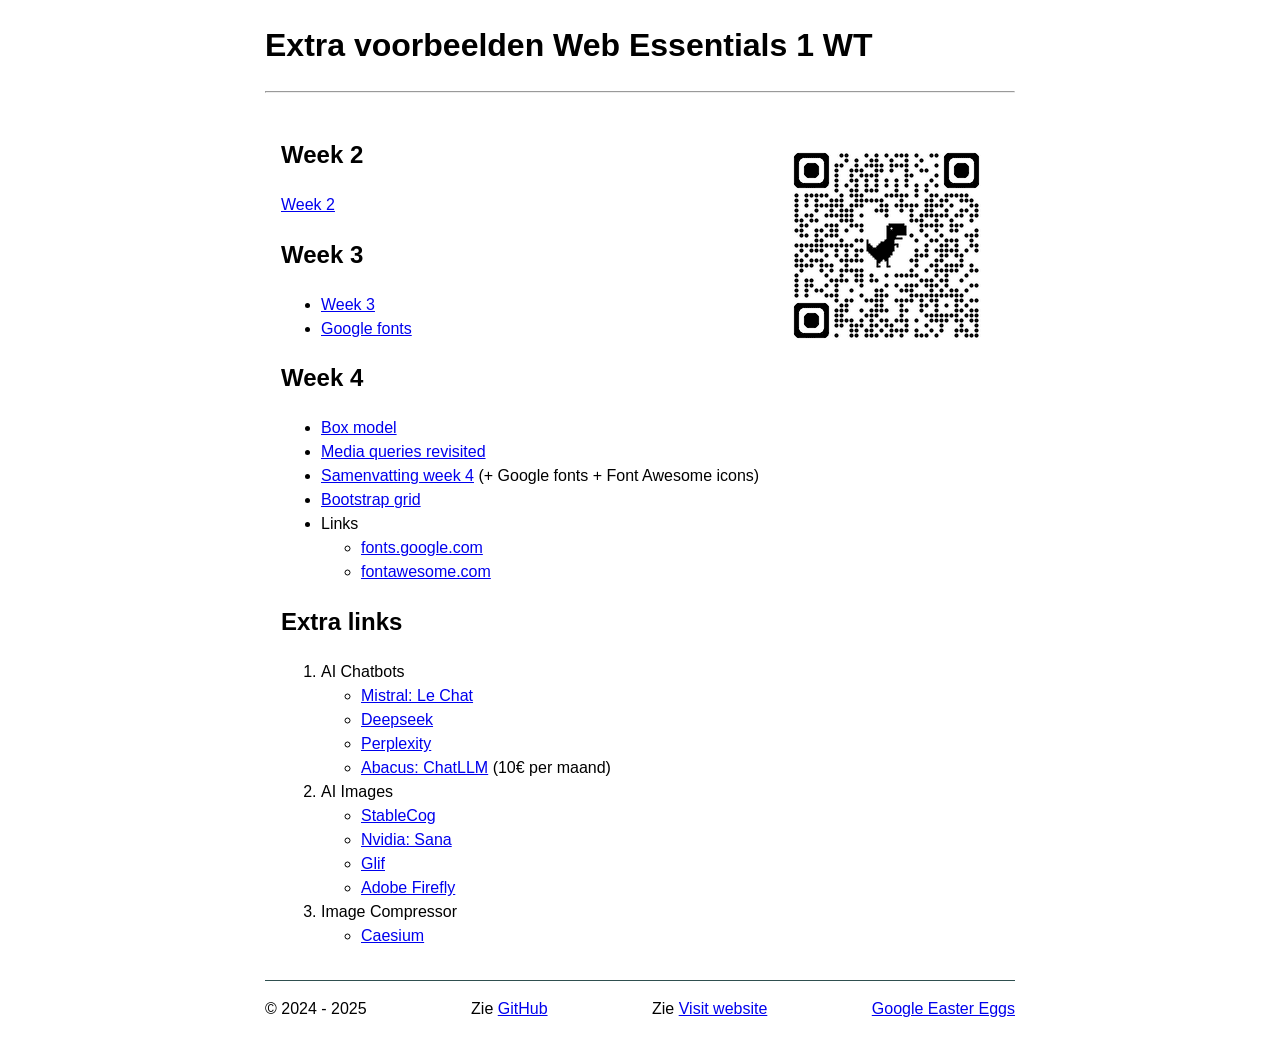
<file: index.html>
<!doctype html>
<html lang="nl">
<head>
    <meta charset="UTF-8">
    <meta name="viewport" content="width=device-width, initial-scale=1.0">
    <link rel="stylesheet" href="css/global.css">
    <title>Voorbeelden web essential 1 WT</title>
</head>
<body data-x-data="{ showQR: false}">
<div id="content">
    <header>
        <h1>Extra voorbeelden Web Essentials 1 WT</h1>
        <hr>
    </header>

    <main>
        <p id="qr"><img src="assets/qrcode.png" alt="QR code website"></p>
        <h2>Week 2</h2>
        <p><a href="week2/index.html">Week 2</a></p>

        <h2>Week 3</h2>
        <ul>
            <li><a href="week3/index.html">Week 3</a></li>
            <li><a href="https://fonts.google.com/">Google fonts</a></li>
        </ul>

        <h2>Week 4</h2>
        <ul>
            <li><a href="week4/boxmodel.html">Box model</a></li>
            <li><a href="week4/mediaquery.html">Media queries revisited</a></li>
            <li><a href="week4/index.html">Samenvatting week 4</a> (+ Google fonts + Font Awesome icons)</li>
            <li><a href="week4/bootstrap_grid/index.html">Bootstrap grid</a></li>
            <li>Links
                <ul>
                    <li><a href="https://fonts.google.com/" target="extra">fonts.google.com</a></li>
                    <li><a href="https://fontawesome.com/" target="extra">fontawesome.com</a></li>
                </ul>
            </li>
        </ul>

        <section id="extra">
            <h2>Extra links</h2>
            <ol>
                <li>AI Chatbots
                    <ul>
                        <li><a href="https://chat.mistral.ai/chat" target="extra">Mistral: Le Chat</a></li>
                        <li><a href="https://chat.deepseek.com/" target="extra">Deepseek</a></li>
                        <li><a href="https://www.perplexity.ai/" target="extra">Perplexity</a></li>
                        <li><a href="https://apps.abacus.ai/chatllm/signin/?token=WrZczXnKpV&isSignUp=1">Abacus: ChatLLM</a> (10€ per maand)</li>
                    </ul>
                </li>
                <li>AI Images
                    <ul>
                        <li><a href="https://stablecog.com/" target="extra">StableCog</a></li>
                        <li><a href="https://nv-sana.mit.edu/" target="extra">Nvidia: Sana</a></li>
                        <li><a href="https://glif.app/" target="extra">Glif</a></li>
                        <li><a href="https://firefly.adobe.com/" target="extra">Adobe Firefly</a></li>
                    </ul>
                </li>
                <li>
                    Image Compressor
                    <ul>
                        <li><a href="https://saerasoft.com/caesium" target="extra">Caesium</a></li>
                    </ul>
                </li>
            </ol>

        </section>

    </main>

    <footer>
        <p>&copy; 2024 - 2025</p>
        <p>Zie <a href="https://github.com/pverhaert/2024_2025_1WT_lesvoorbeelden" target="external">GitHub</a></p>
        <p>Zie <a href="https://lesvoorbeelden-1wt-2024-2025.netlify.app/" target="external">Visit website</a></p>
        <p><a href="https://cognitiveseo.com/blog/13616/google-easter-eggs/">Google Easter Eggs</a></p>
    </footer>
</div>
</body>
</html>
</file>
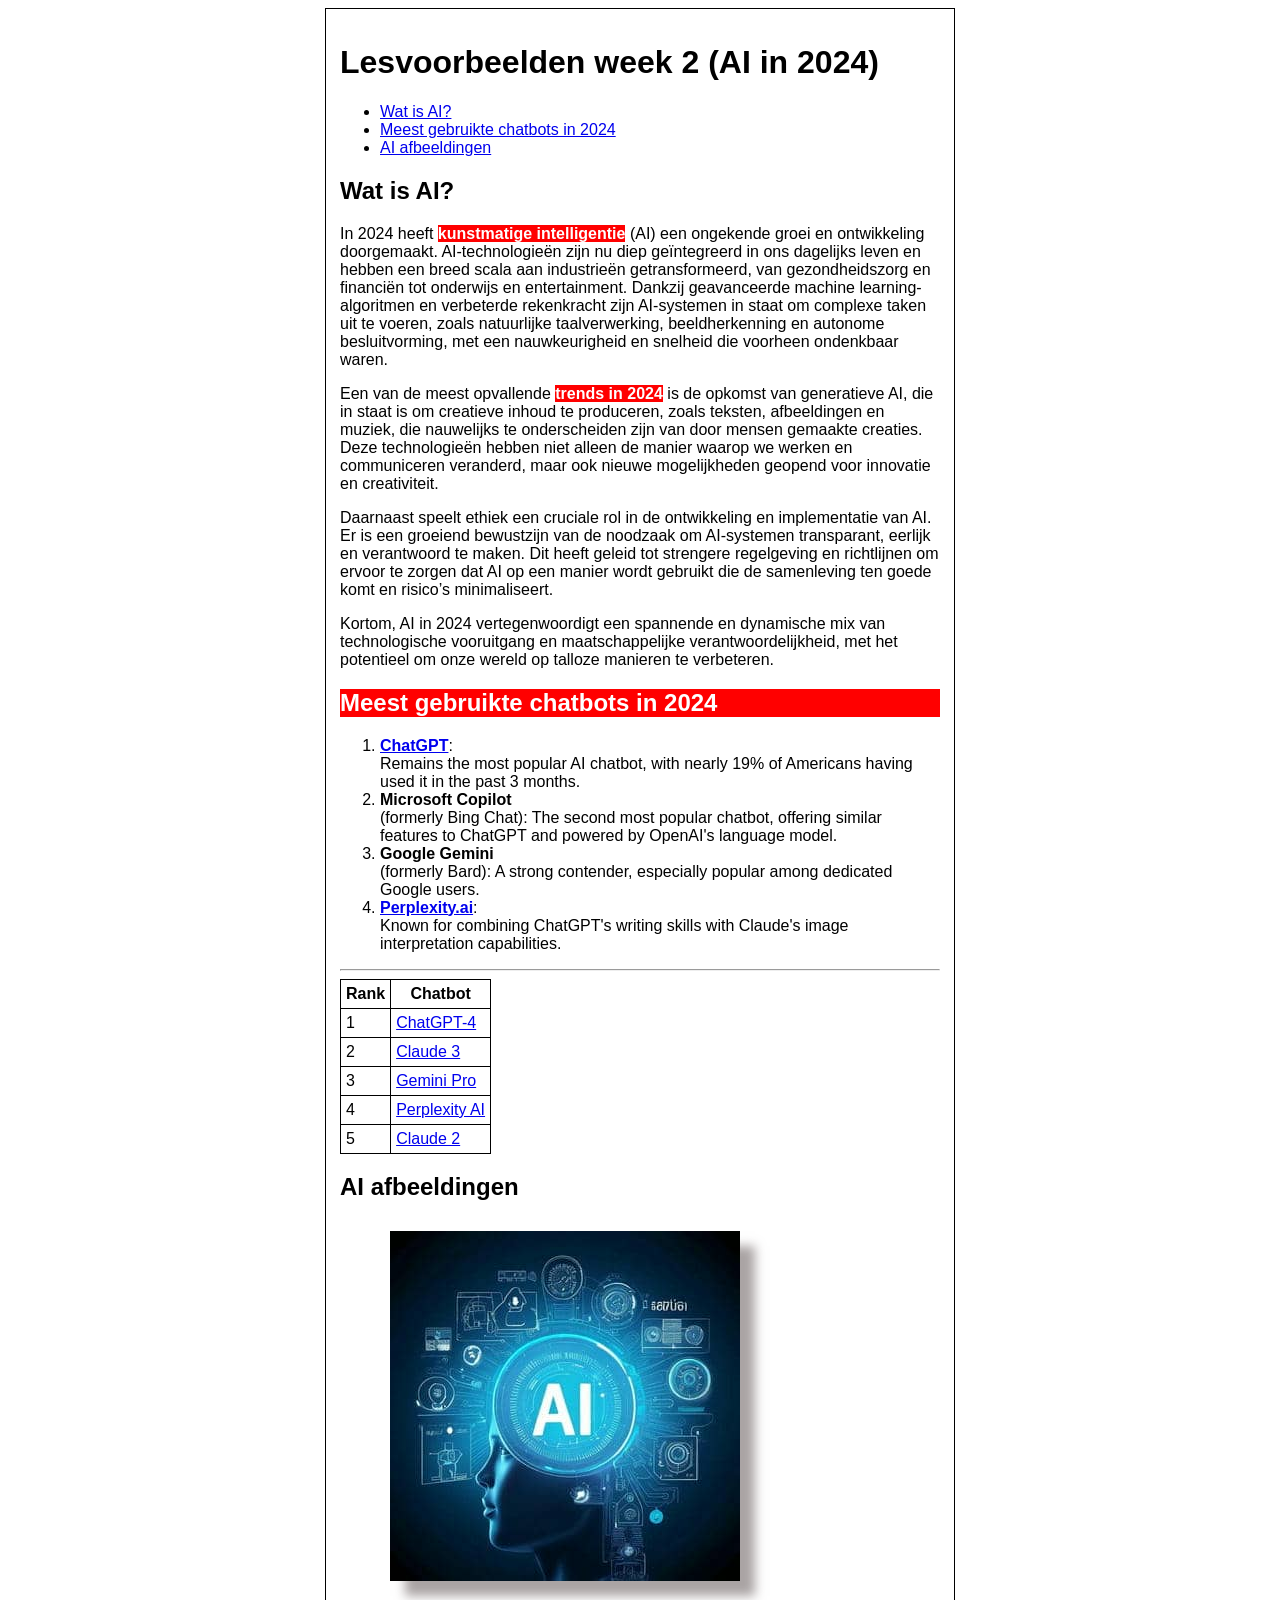
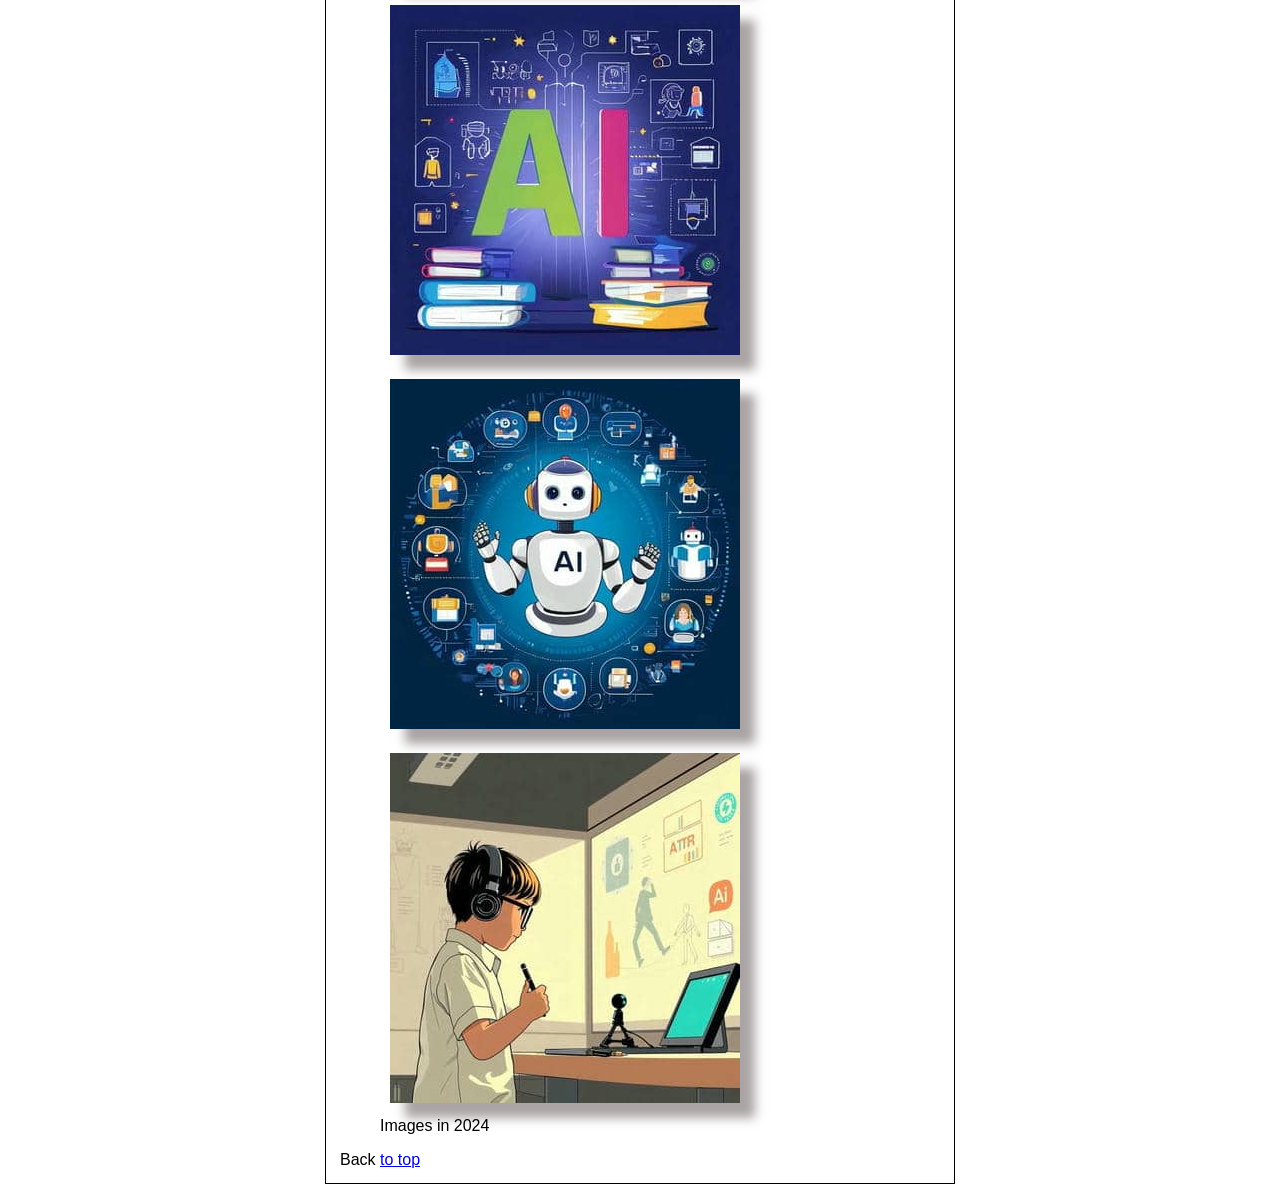
<file: week2/index.html>
<!DOCTYPE html>
<html lang="en">
<head>
    <meta charset="UTF-8">
    <title>Week 2</title>
    <link rel="stylesheet" href="style.css">
    <link rel="stylesheet" href="print.css" media="print">
</head>
<body>
<div id="outline">
    <header>
        <h1>Lesvoorbeelden week 2 (AI in 2024)</h1>
    </header>
    <main>
        <nav>
            <ul>
                <li><a href="#wat">Wat is AI?</a></li>
                <li><a href="#2024">Meest gebruikte chatbots in 2024</a></li>
                <li><a href="#images">AI afbeeldingen</a></li>
            </ul>
        </nav>
        <section>
            <h2 id="wat">Wat is AI?</h2>
            <p>
                In 2024 heeft <span class="opvallend">kunstmatige intelligentie</span> (AI) een ongekende groei en ontwikkeling doorgemaakt.
                AI-technologieën zijn nu diep geïntegreerd in ons dagelijks leven en hebben een breed scala aan
                industrieën
                getransformeerd, van gezondheidszorg en financiën tot onderwijs en entertainment. Dankzij geavanceerde
                machine learning-algoritmen en verbeterde rekenkracht zijn AI-systemen in staat om complexe taken uit te
                voeren, zoals natuurlijke taalverwerking, beeldherkenning en autonome besluitvorming, met een
                nauwkeurigheid
                en snelheid die voorheen ondenkbaar waren.
            </p>
            <p>
                Een van de meest opvallende <span class="opvallend">trends in 2024</span> is de opkomst van generatieve AI, die in staat is om
                creatieve
                inhoud te produceren, zoals teksten, afbeeldingen en muziek, die nauwelijks te onderscheiden zijn van
                door
                mensen gemaakte creaties. Deze technologieën hebben niet alleen de manier waarop we werken en
                communiceren
                veranderd, maar ook nieuwe mogelijkheden geopend voor innovatie en creativiteit.
            </p>
            <p>
                Daarnaast speelt ethiek een cruciale rol in de ontwikkeling en implementatie van AI. Er is een groeiend
                bewustzijn van de noodzaak om AI-systemen transparant, eerlijk en verantwoord te maken. Dit heeft geleid
                tot
                strengere regelgeving en richtlijnen om ervoor te zorgen dat AI op een manier wordt gebruikt die de
                samenleving ten goede komt en risico’s minimaliseert.
            </p>
            <p>
                Kortom, AI in 2024 vertegenwoordigt een spannende en dynamische mix van technologische vooruitgang en
                maatschappelijke verantwoordelijkheid, met het potentieel om onze wereld op talloze manieren te
                verbeteren.
            </p>
        </section>
        <section>
            <h2 id="2024" class="opvallend">Meest gebruikte chatbots in 2024</h2>
            <ol>
                <li><b><a href="https://chat.openai.com/" target="bots">ChatGPT</a></b>:<br>Remains the most popular AI
                    chatbot, with nearly 19% of Americans having used it in the past 3 months.
                </li>
                <li><b>Microsoft Copilot</b> <br>(formerly Bing Chat): The second most popular chatbot, offering similar
                    features to ChatGPT and powered by OpenAI's language model.
                </li>
                <li><b>Google Gemini</b> <br>(formerly Bard): A strong contender, especially popular among dedicated
                    Google users.
                </li>
                <li><b><a href="https://www.perplexity.ai/" target="bots">Perplexity.ai</a></b>: <br>Known for combining
                    ChatGPT's writing skills with Claude's image interpretation capabilities.
                </li>
            </ol>
            <hr>
            <table>
                <thead>
                <tr>
                    <th>Rank</th>
                    <th>Chatbot</th>
                </tr>
                </thead>
                <tbody>
                <tr>
                    <td>1</td>
                    <td><a href="https://chat.openai.com" target="_blank">ChatGPT-4</a></td>
                </tr>
                <tr>
                    <td>2</td>
                    <td><a href="https://claude.ai" target="_blank">Claude 3</a></td>
                </tr>
                <tr>
                    <td>3</td>
                    <td><a href="https://gemini.google.com" target="_blank">Gemini Pro</a></td>
                </tr>
                <tr>
                    <td>4</td>
                    <td><a href="https://www.perplexity.ai" target="_blank">Perplexity AI</a></td>
                </tr>
                <tr>
                    <td>5</td>
                    <td><a href="https://www.anthropic.com/claude" target="_blank">Claude 2</a></td>
                </tr>
                </tbody>
            </table>
        </section>
        <section>
            <h2 id="images">AI afbeeldingen</h2>
            <figure>
                <img src="assets/image1.jpeg" alt="image 1">
                <img src="assets/image2.jpeg" alt="image 2">
                <img src="assets/image3.jpeg" alt="image 3">
                <img src="assets/image4.jpeg" alt="image 4">
                <figcaption>Images in 2024</figcaption>
            </figure>
        </section>
    </main>
    <footer>
        Back <a href="#">to top</a>
    </footer>
</div>

</body>
</html>
</file>
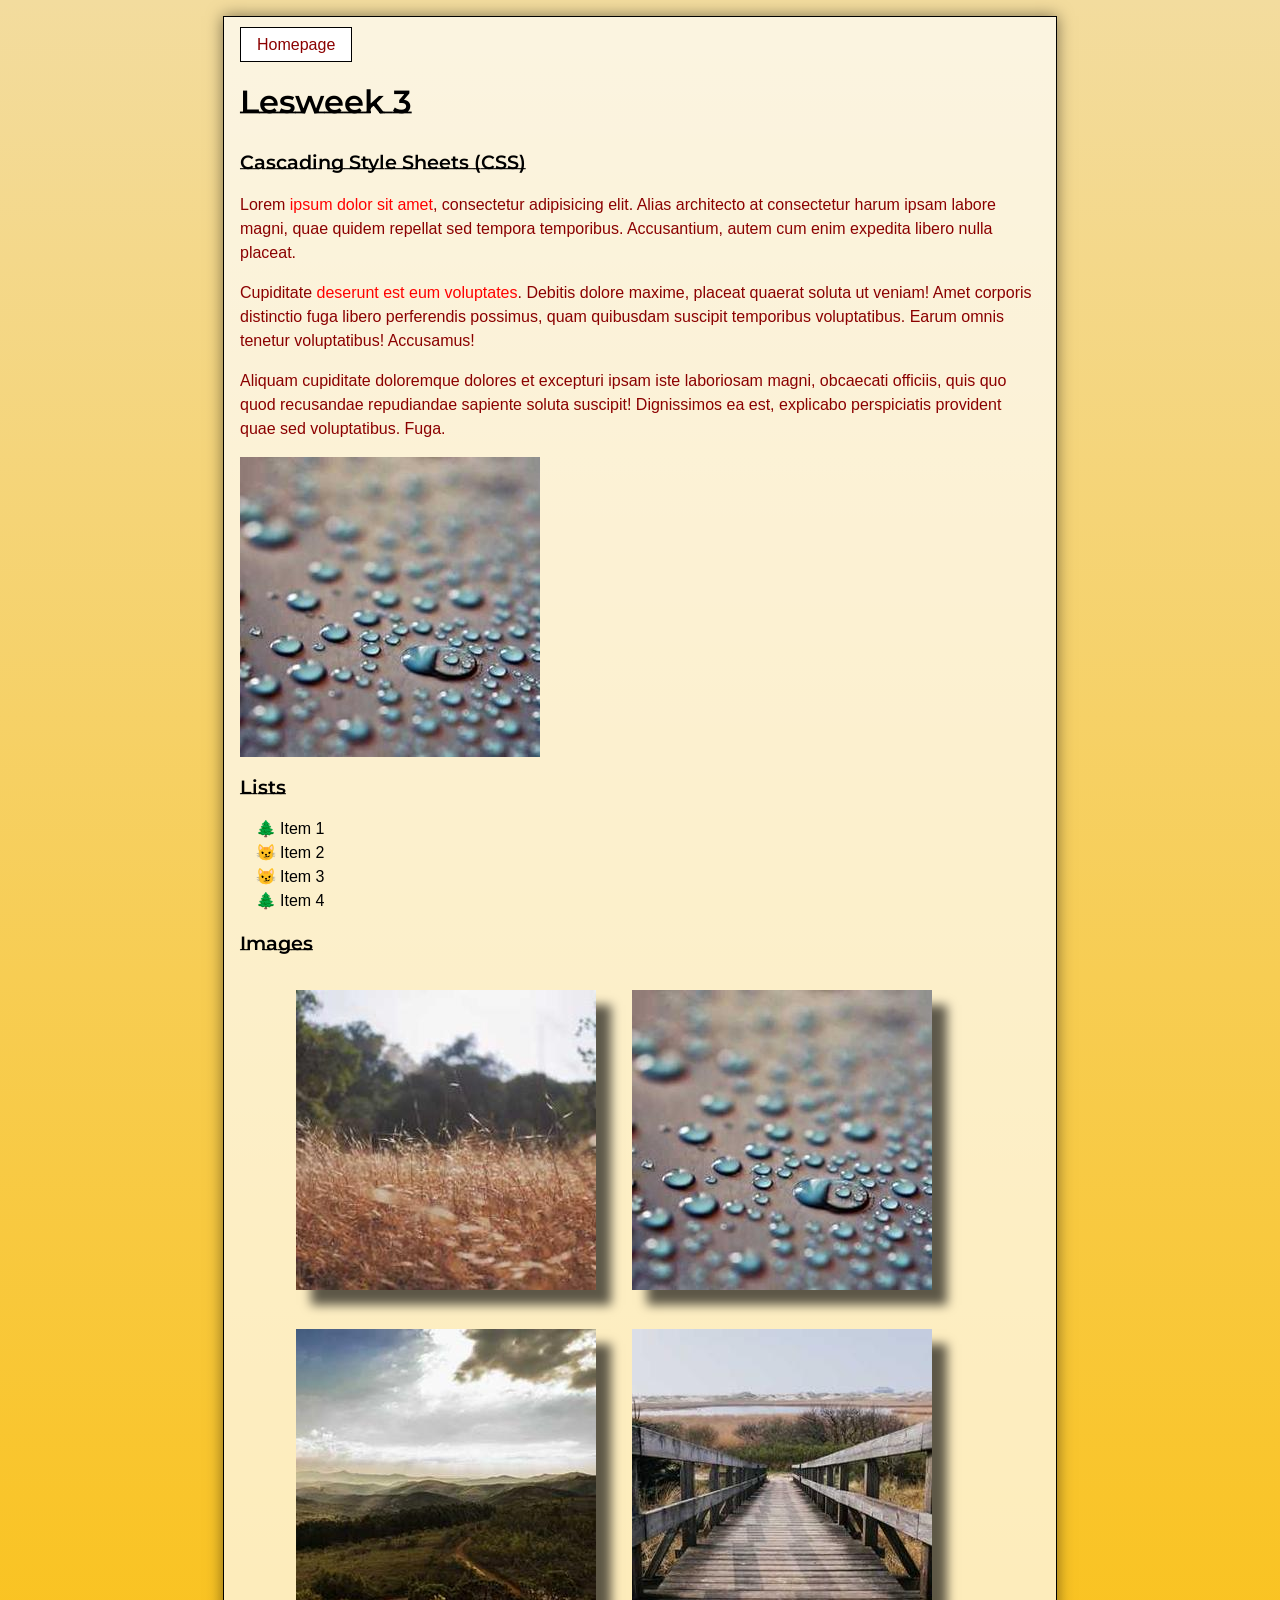
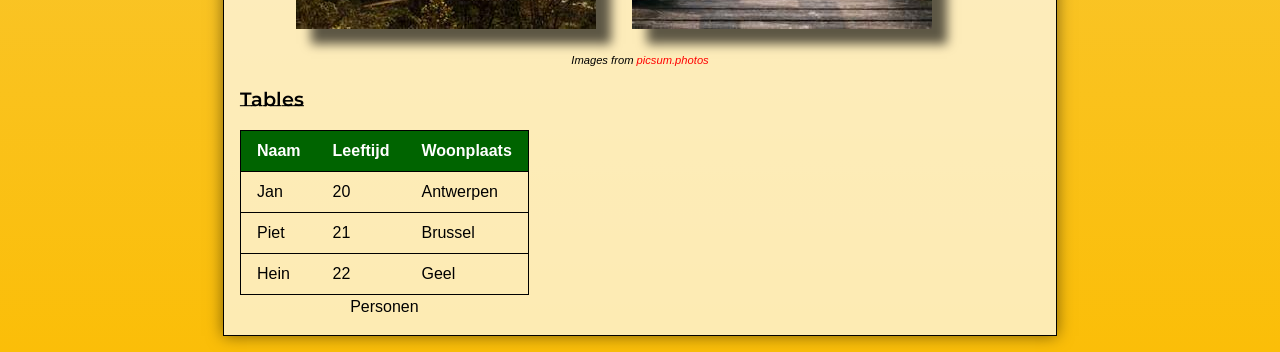
<file: week3/index.html>
<!doctype html>
<html lang="en">
<head>
    <meta charset="UTF-8">
    <meta name="viewport" content="width=device-width, initial-scale=1.0">
    <title>Samenvatting week 3</title>
    <link rel="stylesheet" href="style.css">
</head>
<body>
<div id="outline">
    <nav>
        <a href="../index.html">Homepage</a>
    </nav>
    <main>
        <h1>Lesweek 3</h1>
        <h2>Cascading Style Sheets (CSS)</h2>
        <p>Lorem <a href="!#">ipsum dolor sit amet</a>, consectetur adipisicing elit. Alias architecto at consectetur harum ipsam labore
            magni, quae quidem repellat sed tempora temporibus. Accusantium, autem cum enim expedita libero nulla
            placeat.</p>
        <p>Cupiditate <a href="!#">deserunt est eum voluptates</a>. Debitis dolore maxime, placeat quaerat soluta ut veniam! Amet
            corporis
            distinctio fuga libero perferendis possimus, quam quibusdam suscipit temporibus voluptatibus. Earum omnis
            tenetur voluptatibus! Accusamus!</p>
        <p>Aliquam cupiditate doloremque dolores et excepturi ipsam iste laboriosam magni, obcaecati officiis, quis quo
            quod
            recusandae repudiandae sapiente soluta suscipit! Dignissimos ea est, explicabo perspiciatis provident quae
            sed
            voluptatibus. Fuga.</p>

        <div id="overlay">
            <img src="assets/image_1.jpg" alt="">
            <img src="assets/image_2.jpg" class="boven" alt="">
        </div>


        <h2>Lists</h2>
        <ul>
            <li>Item 1</li>
            <li class="smile">Item 2</li>
            <li class="smile">Item 3</li>
            <li>Item 4</li>
        </ul>
        <h2>Images</h2>
        <figure>
            <img src="assets/image_1.jpg" alt="image 1">
            <img src="assets/image_2.jpg" alt="image 2">
            <img src="assets/image_3.jpg" alt="image 3">
            <img src="assets/image_4.jpg" alt="image 4">
            <figcaption>Images from <a href="https://picsum.photos/">picsum.photos</a></figcaption>
        </figure>
        <h2>Tables</h2>
        <table>
            <caption>Personen</caption>
            <thead>
            <tr>
                <th>Naam</th>
                <th>Leeftijd</th>
                <th>Woonplaats</th>
            </tr>
            </thead>
            <tbody>
            <tr>
                <td>Jan</td>
                <td>20</td>
                <td>Antwerpen</td>
            </tr>
            <tr>
                <td>Piet</td>
                <td>21</td>
                <td>Brussel</td>
            </tr>
            <tr>
                <td>Hein</td>
                <td>22</td>
                <td>Geel</td>
            </tr>
            </tbody>
        </table>
    </main>
</div>
</body>
</html>
</file>
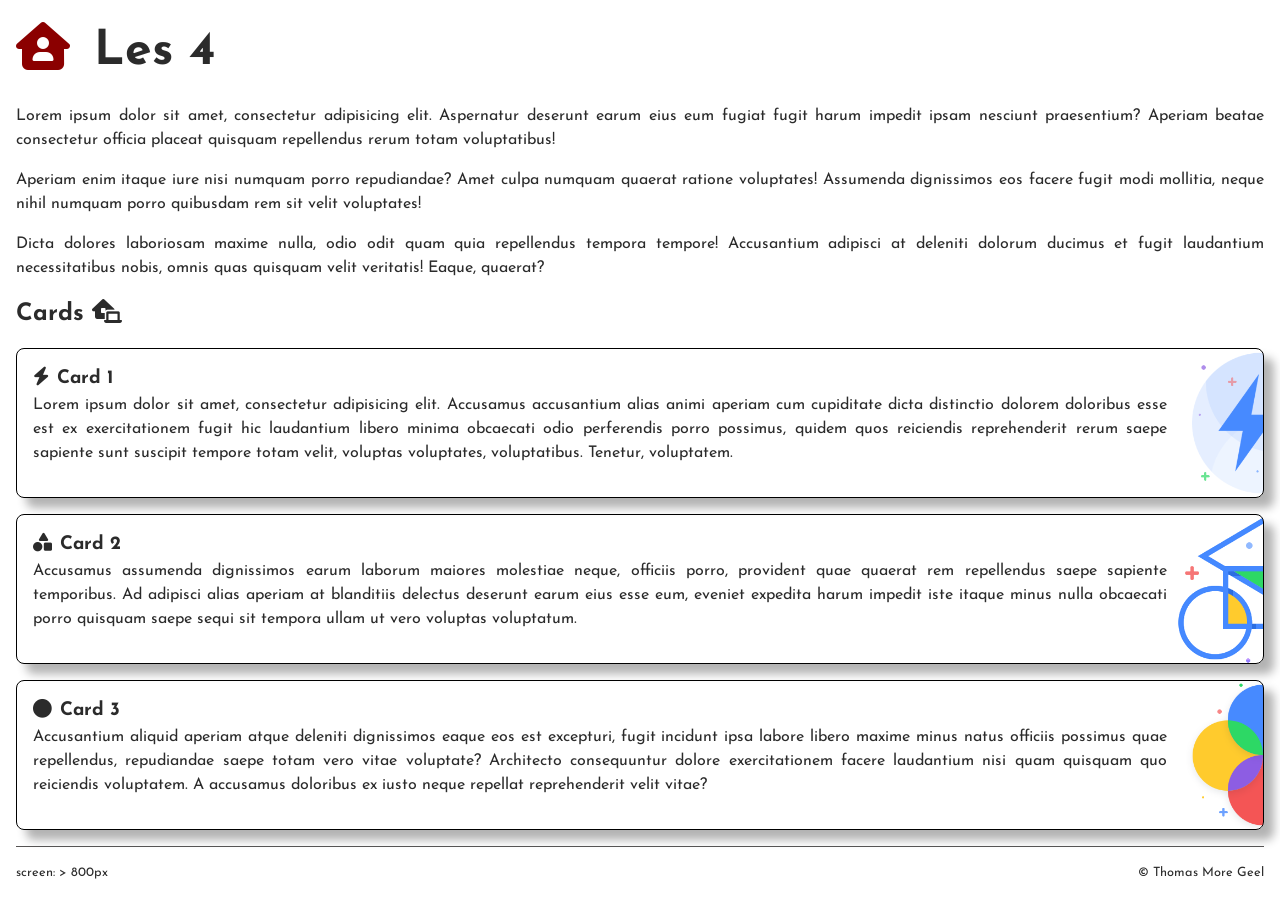
<file: week4/index.html>
<!DOCTYPE html>
<html lang="en">
<head>
    <meta charset="UTF-8">
    <meta name="viewport" content="width=device-width, initial-scale=1.0"/>
    <title>Box Model - Display - Media Queries - Images</title>
    <link rel="stylesheet" href="css/main.css">
</head>
<body>
<main>
    <h1><i class="fa-solid fa-house-user"></i> Les 4</h1>
    <p>Lorem ipsum dolor sit amet, consectetur adipisicing elit. Aspernatur deserunt earum eius eum fugiat fugit harum
        impedit ipsam nesciunt praesentium? Aperiam beatae consectetur officia placeat quisquam repellendus rerum totam
        voluptatibus!</p>
    <p>Aperiam enim itaque iure nisi numquam porro repudiandae? Amet culpa numquam quaerat ratione voluptates! Assumenda
        dignissimos eos facere fugit modi mollitia, neque nihil numquam porro quibusdam rem sit velit voluptates!</p>
    <p>Dicta dolores laboriosam maxime nulla, odio odit quam quia repellendus tempora tempore! Accusantium adipisci at
        deleniti dolorum ducimus et fugit laudantium necessitatibus nobis, omnis quas quisquam velit veritatis! Eaque,
        quaerat?</p>
    <h2>Cards <i class="fa-solid fa-house-laptop"></i></h2>
    <section>
        <article class="card">
            <h3><i class="fa-solid fa-bolt"></i>Card 1</h3>
            <p>Lorem ipsum dolor sit amet, consectetur adipisicing elit. Accusamus accusantium alias animi aperiam cum
                cupiditate dicta distinctio dolorem doloribus esse est ex exercitationem fugit hic laudantium libero
                minima obcaecati odio perferendis porro possimus, quidem quos reiciendis reprehenderit rerum saepe
                sapiente sunt suscipit tempore totam velit, voluptas voluptates, voluptatibus. Tenetur, voluptatem.</p>
        </article>
        <article class="card card2">
            <h3><i class="fa-solid fa-shapes"></i>Card 2</h3>
            <p>Accusamus assumenda dignissimos earum laborum maiores molestiae neque, officiis porro, provident quae
                quaerat rem repellendus saepe sapiente temporibus. Ad adipisci alias aperiam at blanditiis delectus
                deserunt earum eius esse eum, eveniet expedita harum impedit iste itaque minus nulla obcaecati porro
                quisquam saepe sequi sit tempora ullam ut vero voluptas voluptatum.</p>
        </article>
        <article class="card card3">
            <h3><i class="fa-solid fa-circle"></i>Card 3</h3>
            <p>Accusantium aliquid aperiam atque deleniti dignissimos eaque eos est excepturi, fugit incidunt ipsa
                labore libero maxime minus natus officiis possimus quae repellendus, repudiandae saepe totam vero vitae
                voluptate? Architecto consequuntur dolore exercitationem facere laudantium nisi quam quisquam quo
                reiciendis voluptatem. A accusamus doloribus ex iusto neque repellat reprehenderit velit vitae?</p>
        </article>
    </section>
    <footer>
        <div>© Thomas More Geel</div>
        screen:
        <span id="sm">&lt; 600px</span>
        <span id="md">600px ... 800px</span>
        <span id="lg">&gt; 800px</span>
    </footer>
</main>

</body>
</html>
</file>
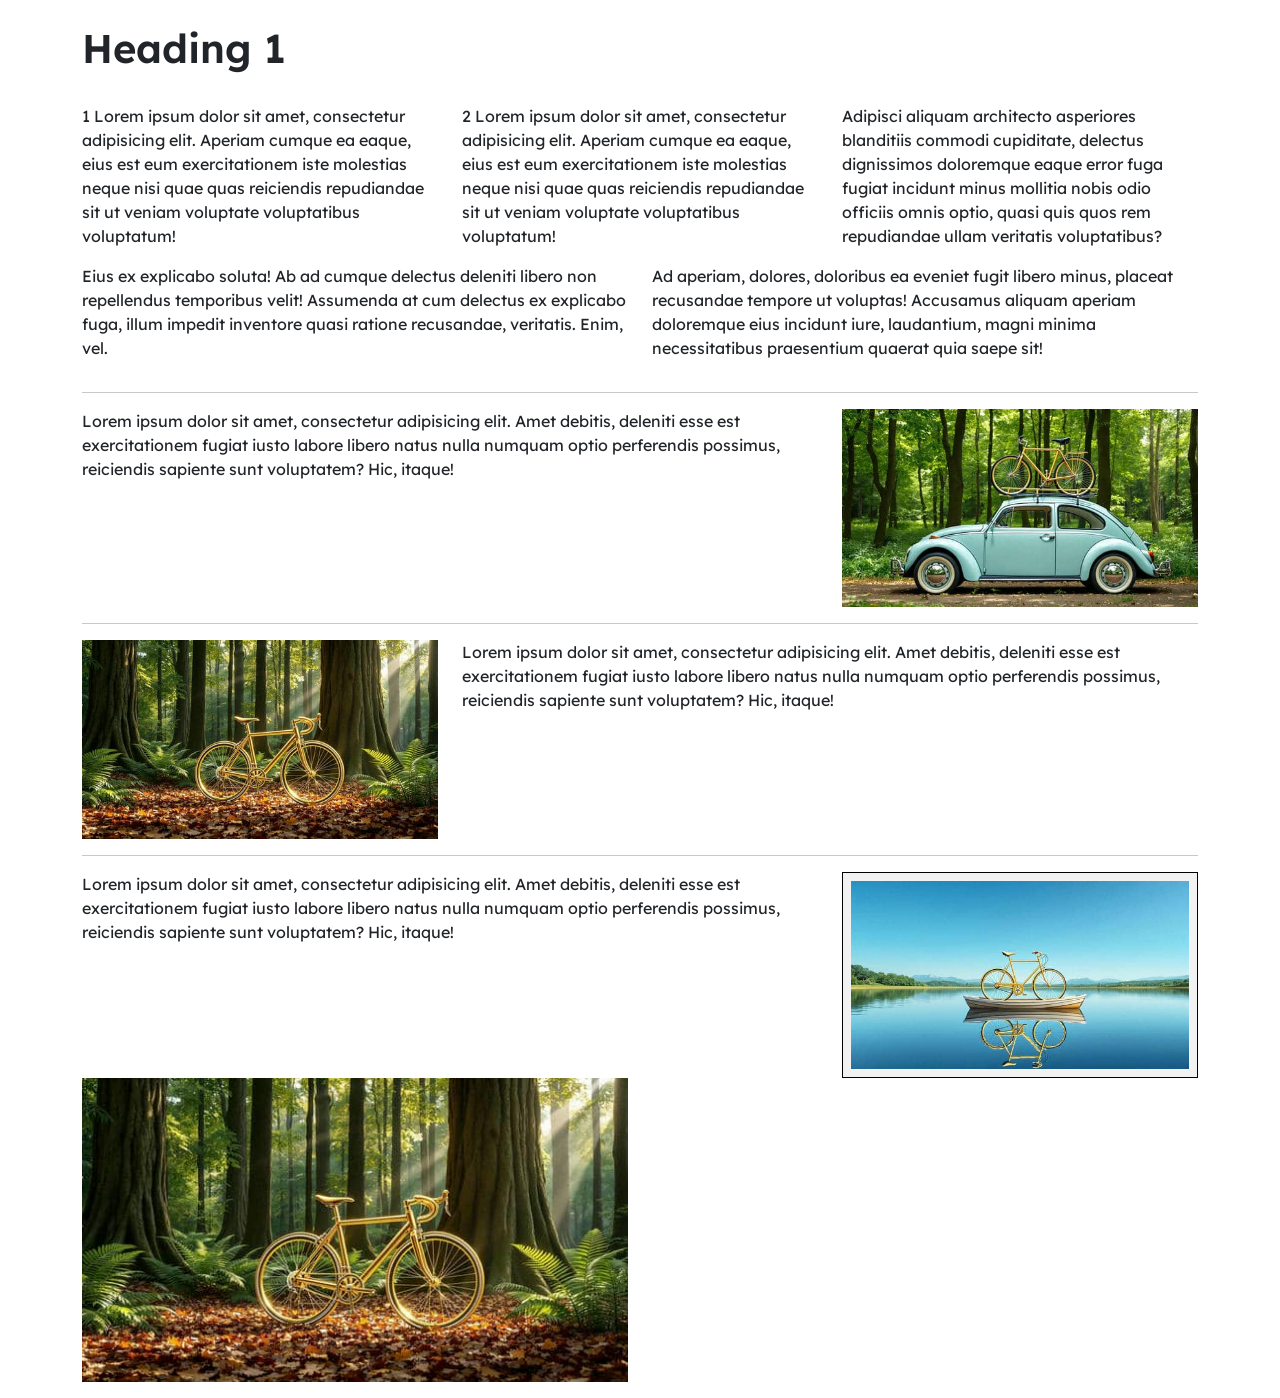
<file: week4/bootstrap_grid/index.html>
<!doctype html>
<html lang="en">
<head>
    <meta charset="UTF-8">
    <meta name="viewport" content="width=device-width, initial-scale=1.0">
    <title>Bootstrap Grid</title>
    <link rel="stylesheet" href="css/portfolio.css">
</head>
<body>
<main class="container">
    <h1 class="py-sm-4">Heading 1</h1>
    <div class="row">
        <div class="col-sm-6 col-lg-4">
            <p>1 Lorem ipsum dolor sit amet, consectetur adipisicing elit. Aperiam cumque ea eaque, eius est eum
                exercitationem iste molestias neque nisi quae quas reiciendis repudiandae sit ut veniam voluptate
                voluptatibus voluptatum!</p>
        </div>
        <div class="col-sm-6 col-lg-4">
            <p>2 Lorem ipsum dolor sit amet, consectetur adipisicing elit. Aperiam cumque ea eaque, eius est eum
                exercitationem iste molestias neque nisi quae quas reiciendis repudiandae sit ut veniam voluptate
                voluptatibus voluptatum!</p>
        </div>
        <div class="col-sm-12 col-lg-4">
            <p>Adipisci aliquam architecto asperiores blanditiis commodi cupiditate, delectus dignissimos doloremque
                eaque error fuga fugiat incidunt minus mollitia nobis odio officiis omnis optio, quasi quis quos rem
                repudiandae ullam veritatis voluptatibus?</p>
        </div>
        <div class="col-sm-6 col-lg-6">
            <p>Eius ex explicabo soluta! Ab ad cumque delectus deleniti libero non repellendus temporibus velit!
                Assumenda at cum delectus ex explicabo fuga, illum impedit inventore quasi ratione recusandae,
                veritatis. Enim, vel.</p>
        </div>
        <div class="col-sm-6 col-lg-6">
            <p>Ad aperiam, dolores, doloribus ea eveniet fugit libero minus, placeat recusandae tempore ut voluptas!
                Accusamus aliquam aperiam doloremque eius incidunt iure, laudantium, magni minima necessitatibus
                praesentium quaerat quia saepe sit!</p>
        </div>
    </div>
    <hr>
    <div class="row">
        <div class="col-sm-6 col-md-8">
            Lorem ipsum dolor sit amet, consectetur adipisicing elit. Amet debitis, deleniti esse est exercitationem
            fugiat iusto labore libero natus nulla numquam optio perferendis possimus, reiciendis sapiente sunt
            voluptatem? Hic, itaque!
        </div>
        <div class="col-sm-6 col-md-4 mt-2 mt-sm-0">
            <img src="assets/car1.jpeg" alt="Car 1">
        </div>
    </div>
    <hr>
    <div class="row">
        <div class="col-sm-6 col-md-4 mt-2 mt-sm-0 order-2 order-sm-0">
            <img src="assets/car2.jpeg" alt="Car 2">
        </div>
        <div class="col-sm-6 col-md-8">
            Lorem ipsum dolor sit amet, consectetur adipisicing elit. Amet debitis, deleniti esse est exercitationem
            fugiat iusto labore libero natus nulla numquam optio perferendis possimus, reiciendis sapiente sunt
            voluptatem? Hic, itaque!
        </div>
    </div>
    <hr>
    <div class="row">
        <div class="col-sm-12 col-md-8">
            Lorem ipsum dolor sit amet, consectetur adipisicing elit. Amet debitis, deleniti esse est exercitationem
            fugiat iusto labore libero natus nulla numquam optio perferendis possimus, reiciendis sapiente sunt
            voluptatem? Hic, itaque!
        </div>
        <div class="col-md-4 mt-2 mt-sm-0 d-none d-md-block">
            <img src="assets/car3.jpeg" class="grayscale img_border" alt="Car 3">
        </div>
    </div>
    <div class="row">
        <p class="col-6">
            <img src="assets/car2.jpeg" class="grayscale" alt="">
        </p>

    </div>
</main>

</body>
</html>
</file>
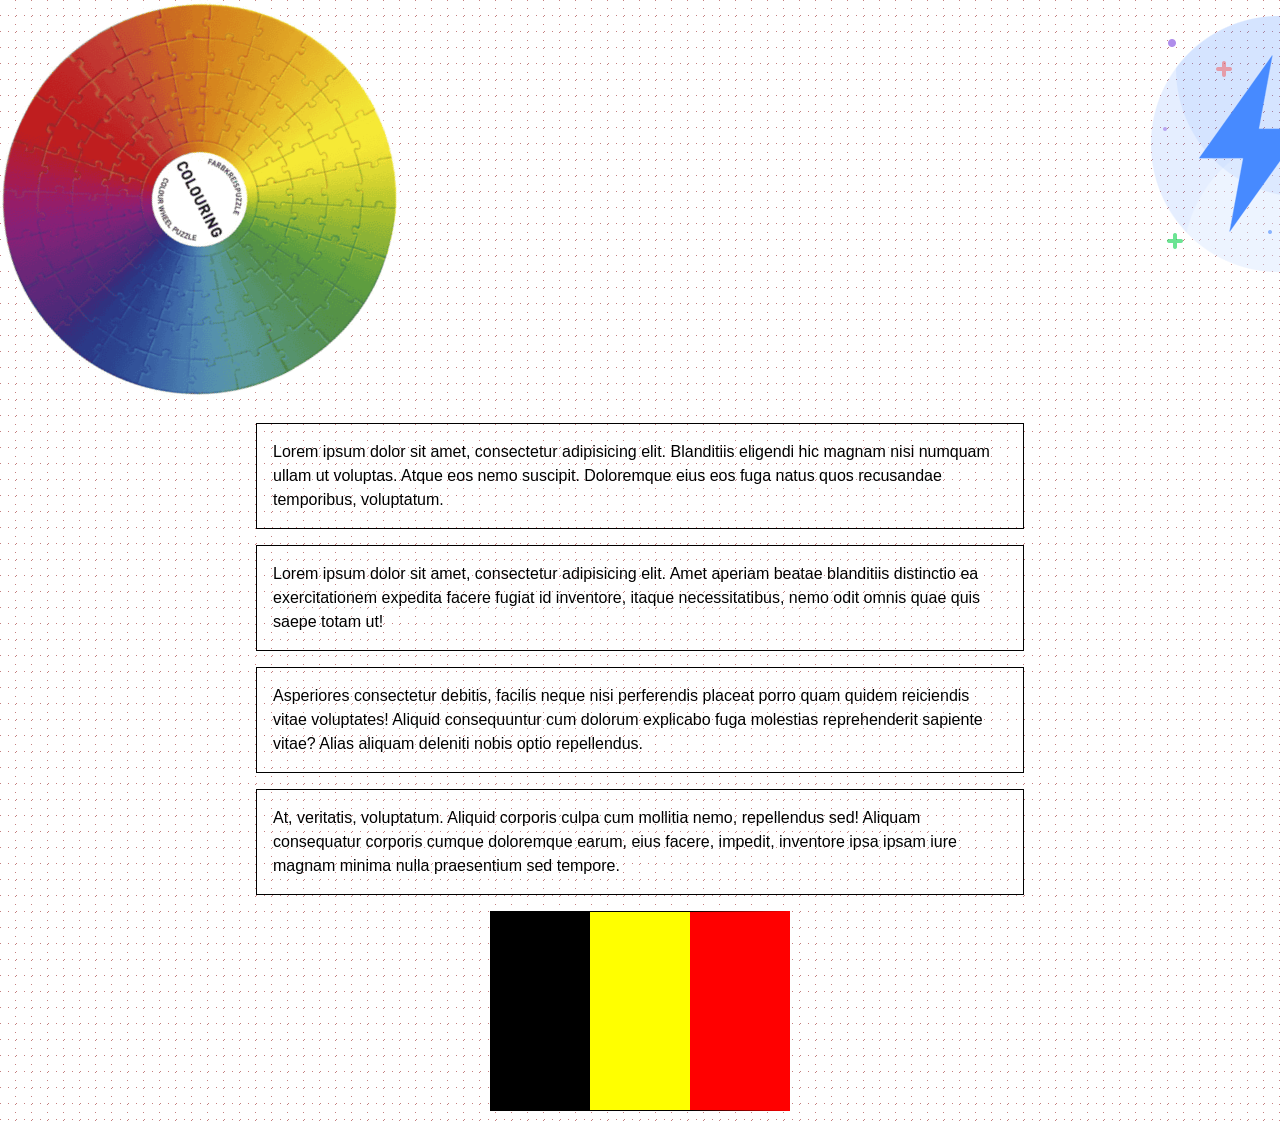
<file: week4/boxmodel.html>
<!DOCTYPE html>
<html lang="en">
<head>
    <meta charset="UTF-8">
    <title>Box model</title>
    <meta name="viewport" content="width=device-width, initial-scale=1.0">
    <link rel="stylesheet" href="css/boxmodel.css">
</head>
<body>
<main class="container">
    <div>
        <img id="wiel" src="assets/wiel.png" alt="wiel">
    </div>

    <p>Lorem ipsum dolor sit amet, consectetur adipisicing elit. Blanditiis eligendi hic magnam nisi numquam ullam ut
        voluptas. Atque eos nemo suscipit. Doloremque eius eos fuga natus quos recusandae temporibus, voluptatum.</p>
    <p>Lorem ipsum dolor sit amet, consectetur adipisicing elit. Amet aperiam beatae blanditiis distinctio ea
        exercitationem expedita facere fugiat id inventore, itaque necessitatibus, nemo odit omnis quae quis saepe totam
        ut!</p>
    <p>Asperiores consectetur debitis, facilis neque nisi perferendis placeat porro quam quidem reiciendis vitae
        voluptates! Aliquid consequuntur cum dolorum explicabo fuga molestias reprehenderit sapiente vitae? Alias
        aliquam deleniti nobis optio repellendus.</p>
    <p>At, veritatis, voluptatum. Aliquid corporis culpa cum mollitia nemo, repellendus sed! Aliquam consequatur
        corporis cumque doloremque earum, eius facere, impedit, inventore ipsa ipsam iure magnam minima nulla
        praesentium sed tempore.</p>
    <div id="belgianFlag"></div>
</main>

</body>
</html>
</file>
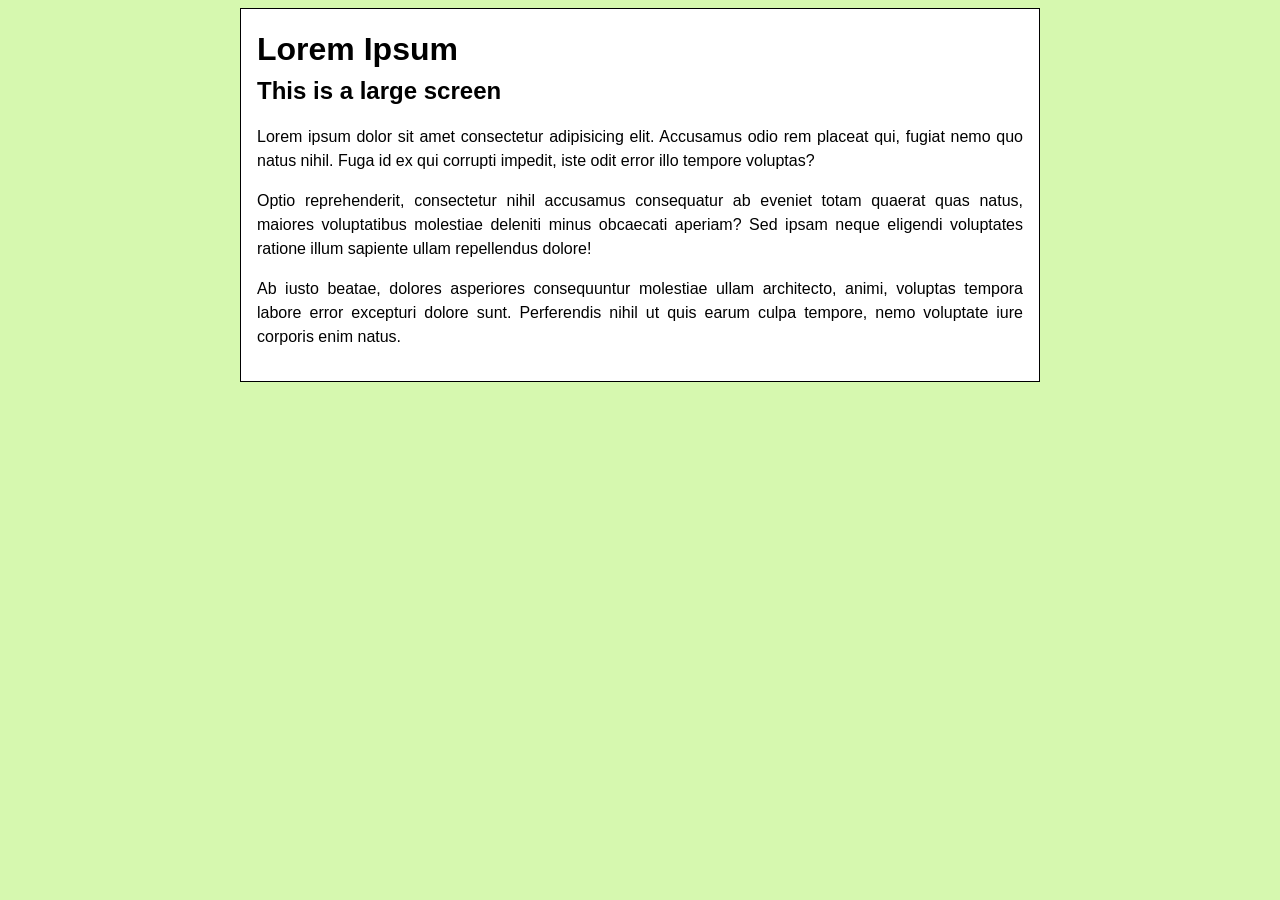
<file: week4/mediaquery.html>
<!doctype html>
<html lang="en">
<head>
    <meta charset="UTF-8">
    <meta name="viewport" content="width=device-width, initial-scale=1.0">
    <title>Media queries revisited</title>
    <link rel="stylesheet" href="css/mediaquery.css">
</head>
<body>
<main id="container">
    <h1>Lorem Ipsum</h1>
    <h2 class="hideOnPrint">
        This is a
        <span class="showOnSmall">small</span>
        <span class="showOnMedium">medium</span>
        <span class="showOnLarge">large</span> screen
    </h2>
    <article>
        <section>
            <p>
                Lorem ipsum dolor sit amet consectetur adipisicing elit. Accusamus
                odio rem placeat qui, fugiat nemo quo natus nihil. Fuga id ex qui
                corrupti impedit, iste odit error illo tempore voluptas?
            </p>
        </section>
        <section>
            <p>
                Optio reprehenderit, consectetur nihil accusamus consequatur ab
                eveniet totam quaerat quas natus, maiores voluptatibus molestiae
                deleniti minus obcaecati aperiam? Sed ipsam neque eligendi
                voluptates ratione illum sapiente ullam repellendus dolore!
            </p>
        </section>
        <section>
            <p>
                Ab iusto beatae, dolores asperiores consequuntur molestiae ullam
                architecto, animi, voluptas tempora labore error excepturi dolore
                sunt. Perferendis nihil ut quis earum culpa tempore, nemo voluptate
                iure corporis enim natus.
            </p>
        </section>
    </article>
</main>


</body>
</html>
</file>
<file: css/global.css>
body {
    font-family: Arial, "Helvetica Neue", Helvetica, sans-serif;
    font-size: 16px;
    line-height: 1.5;
    margin: 0;
}

#content {
    min-height: 100vh;
    margin: 1rem;
    display: flex;
    flex-direction: column;
}

main {
    flex: 1;
    padding: 1rem;
}
footer {
    display: flex;
    justify-content: space-between;
    border-top: solid 1px darkslategrey;
}

#toggleQrCode {
    cursor: pointer;
    font-weight: bold;
    margin-top: 2rem;
}

.showHideQrCode {
    display: none;
}

#qr {
    float: right;
}

@media (min-width: 800px) {
    #content {
        margin: 0 auto;
        width: 750px;
    }
}
</file>
<file: week2/style.css>
html {
    font-family: Arial, "Helvetica Neue", Helvetica, sans-serif;
}

/* # voor een id, . voor een class */
#outline {
    max-width: 600px;
    border: 1px solid #000;
    margin: 0 auto;
    padding: 14px;
}

.opvallend {
    font-weight: bold;
    background-color: #ff0000;
    color: white;
}

img {
    margin: 10px;
    box-shadow: 15px 15px 10px rgba(121, 111, 111, 0.63);
}

table, tr, th, td{
    border: 1px solid #000;
    border-collapse: collapse;
}
td, th {
    padding: 5px;
}
</file>
<file: week2/print.css>
#outline {
    max-width:  95%;
    border: none;
}

nav, footer {
    display: none;
}
</file>
<file: week3/style.css>
@import url('https://fonts.googleapis.com/css2?family=Montserrat+Underline:ital,wght@0,100..900;1,100..900&display=swap');

html {
    font-size: 16px;
    min-height: 100vh;
    /*transition: 1s;*/
}

html:hover {
    /*transform: rotate(360deg);*/
}

body {
    font-family: Arial, "Helvetica Neue", Helvetica, sans-serif;
    line-height: 1.5;
    background-color: #fbbd06;
    background-image: linear-gradient(180deg, #f3dc9e, #fbbe08);
}

h1 {
    font-family: "Montserrat Underline", sans-serif;
    font-weight: 600;
    font-size: 2rem;
}

h2 {
    font-family: "Montserrat Underline", sans-serif;
    font-weight: 600;
    font-size: 1.2rem;
}

p {
    color: darkred;
}

main a {
    color: red;
    text-decoration: none;
}

main a:hover {
    color: blue;
}

nav a {
    text-decoration: none;
    background-color: white;
    color: darkred;
    padding: .5rem 1rem;
    border: 1px solid #000;
}

nav a:hover {
    box-shadow: 5px 5px 5px rgba(0, 0, 0, 0.5);
}

/* list */

ul {
    list-style-type: ' 🌲 ';
}

ul .smile {
    list-style-type: ' 😼 ';
}

/* images */
figure {
}

figure img {
    margin: 1rem;
    box-shadow: 15px 15px 10px rgba(0, 0, 0, 0.63);
    transition: 1s;
}

figure img:hover {
    border-radius: 50%;
    filter: grayscale(100%);
    transform: rotate(180deg) scale(1.2);
}

figure figcaption {
    text-align: center;
    font-size: .7rem;
    font-style: italic;
}

/* table */
table {
    border: 1px solid #000;
    border-collapse: collapse;
}

table tr {
    border: 1px solid #000;
}

table th, table td {
    padding: .5rem 1rem;
}

table thead {
    background-color: darkgreen;
    color: white;
}

table tbody tr:hover {
    background-color: #dedbdb;
}

table caption {
    caption-side: bottom;
}

#outline {
    max-width: 800px;
    border: 1px solid #000;
    margin: 1rem auto;
    padding: 1rem;
    background-color: rgba(255, 255, 255, 0.69);
    box-shadow: 0 0 15px rgba(0, 0, 0, 0.5);
}

#overlay {
    position: relative;
    height: 300px;
}
#overlay img {
    position: absolute;
    top: 0;
    left: 0;
    transition: 1s;
}
#overlay img.boven:hover {
    opacity: 0;
}
</file>
<file: week4/css/boxmodel.css>
* {
    margin: 0;
    padding: 0;
    box-sizing: border-box;
}

html {
    font-size: 16px;
    background-image: url('../assets/grid_1rem.svg');
}

body {
    line-height: 1.5;
    font-family: Arial, "Helvetica Neue", Helvetica, sans-serif;
}

p {
    border: 1px solid #000;
    width: calc(100% - 2rem);
    padding: 1rem;
    margin: 1rem;
}

.container {
    background-image: url('../assets/img1.png');
    background-repeat: no-repeat;
    background-position: top right;
}

#belgianFlag {
    border: 1px solid #000;
    margin: 1rem auto;
    width: 300px;
    height: 200px;
    background-color: yellow;
    border-left: 100px solid #000;
    border-right: 100px solid red;
}

#wiel {
    max-width: 100%;
    height: auto;
    transform: rotate(63deg);
    clip-path: circle(50% at 50% 50%);
}


@media (min-width: 600px) {
    body {
        /*background-color: lightcyan;*/
    }

    p {
        width: calc(600px - 2rem);
        margin: 1rem auto;
    }

}

@media (min-width: 800px) {
    body {
        /*background-color: lightskyblue;*/
    }
    p {
        width: calc(800px - 2rem);
    }
}
</file>
<file: week4/css/mediaquery.css>
* {
    margin: 0;
    padding: 0;
    box-sizing: border-box;
}

html {
    font-size: 16px;
}

body {
    font-family: Verdana, Geneva, sans-serif;
    line-height: 1.5;
    background-color: aliceblue;
    padding: 0.5rem 1rem;
}

p {
    text-align: justify;
    margin: 1rem 0;
}

#container {
    border: solid 1px black;
    background-color: white;
    padding: 1rem;
    margin: 0 auto;
    max-width: 800px;
}

.showOnMedium,
.showOnLarge {
    display: none;
}

@media (min-width: 600px) {
    body {
        background-color: rgb(252, 228, 152);
    }

    .showOnSmall {
        display: none;
    }

    .showOnMedium {
        display: inline;
    }
}

@media (min-width: 800px) {
    body {
        background-color: rgb(214, 248, 175);
    }

    .showOnMedium {
        display: none;
    }

    .showOnLarge {
        display: inline;
    }
}

@media print {
    html {
        font-size: 14px;
    }
    body {
        background-color: white;
    }

    #container {
        border: none;
    }

    .hideOnPrint {
        display: none;
    }
}
</file>
<file: week4/css/main.css>
@import url('https://cdnjs.cloudflare.com/ajax/libs/font-awesome/6.7.1/css/all.min.css');
@import url('https://fonts.googleapis.com/css2?family=Josefin+Sans:ital,wght@0,100..700;1,100..700&display=swap');

* {
    padding: 0;
    margin: 0;
    box-sizing: border-box;
}

html {
    font-size: 16px;
}

body {
    font-family: 'Josefin Sans', sans-serif;
    line-height: 1.5;
    color: #2b2b2b;
    /*background-image: url(../assets/grid_1rem.svg), url(../assets/grid_100px.svg), url(../assets/line_600_800px.svg);*/
}

h1, h2, p {
    margin-bottom: 1rem;
}

h1 {
    font-weight: 700;
    font-size: 3rem;
}

p {
    text-align: justify;
}

main {
    margin: 1rem;
}

footer {
    font-size: .8rem;
    border-top: 1px solid #565454;
    padding-top: 1rem;
}

footer div {
    float: right;
}

.fa-solid {
    margin-right: .5rem;
}

.fa-house-user {
    color: darkred;
}

#md, #lg {
    display: none;
}

.card {
    cursor: zoom-in;
    border: 1px solid black;
    margin-bottom: 1rem;
    margin-right: 2rem;
    margin-left: 2rem;
    padding: 1rem 6rem 1rem 1rem;
    border-radius: .5rem;
    box-shadow: 10px 10px 10px rgba(0, 0, 0, .3);
    background-image: url(../assets/img1.png);
    background-repeat: no-repeat;
    background-position: right center;
    background-size: 5.5rem;
    transition: transform .3s, background-color 1s .3s;
}

.card:hover {
    transform: scale(1.07);
    background-color: #eff4ff;
}

.card2 {
    background-image: url(../assets/img2.png);
}

.card2:hover {
    background-color: #fafabb;
}

.card3 {
    background-image: url(../assets/img3.png);
}

.card3:hover {
    background-color: #f4bbba;
}

@media (min-width: 600px) {
    .card {
        cursor: zoom-out;
        margin-right: 0;
        margin-left: 0;
    }

    .card:hover {
        transform: scale(.95);
    }

    #sm {
        display: none;
    }

    #md {
        display: inline;
    }
}

@media (min-width: 800px) {
    #md {
        display: none;
    }

    #lg {
        display: inline;
    }
}

@media print {
    body {
        background-image: none;
    }

    .card {
        border: none;
        box-shadow: none;
        margin: 0;
        padding: 0 6rem 0 0;
    }
}
</file>
<file: week4/bootstrap_grid/css/portfolio.css>
@import "bootstrap-reboot.min.css";
@import "bootstrap-grid.min.css";
@import url('https://fonts.googleapis.com/css2?family=Lexend+Deca:wght@100..900&display=swap');

body {
    font-family: "Lexend Deca", sans-serif;
    font-weight: 400;
}

h1 {
    font-family: "Lexend Deca", sans-serif;
    font-weight: 600;
}

img {
    width: 100%;
    height: auto;
}

.grayscale {
    transition: .5s;
}

.grayscale:hover {
    filter: grayscale(80%);
}

.img_border {
    border: 1px solid #000;
    padding: .5rem;
    background: rgba(0,0,0, .05);
}

/*.container, .container-fluid {
    outline: solid 1px green;
}

[class*="col-"] {
    outline: dotted 1px orangered;
    outline-offset: -2px;
}*/
</file>
